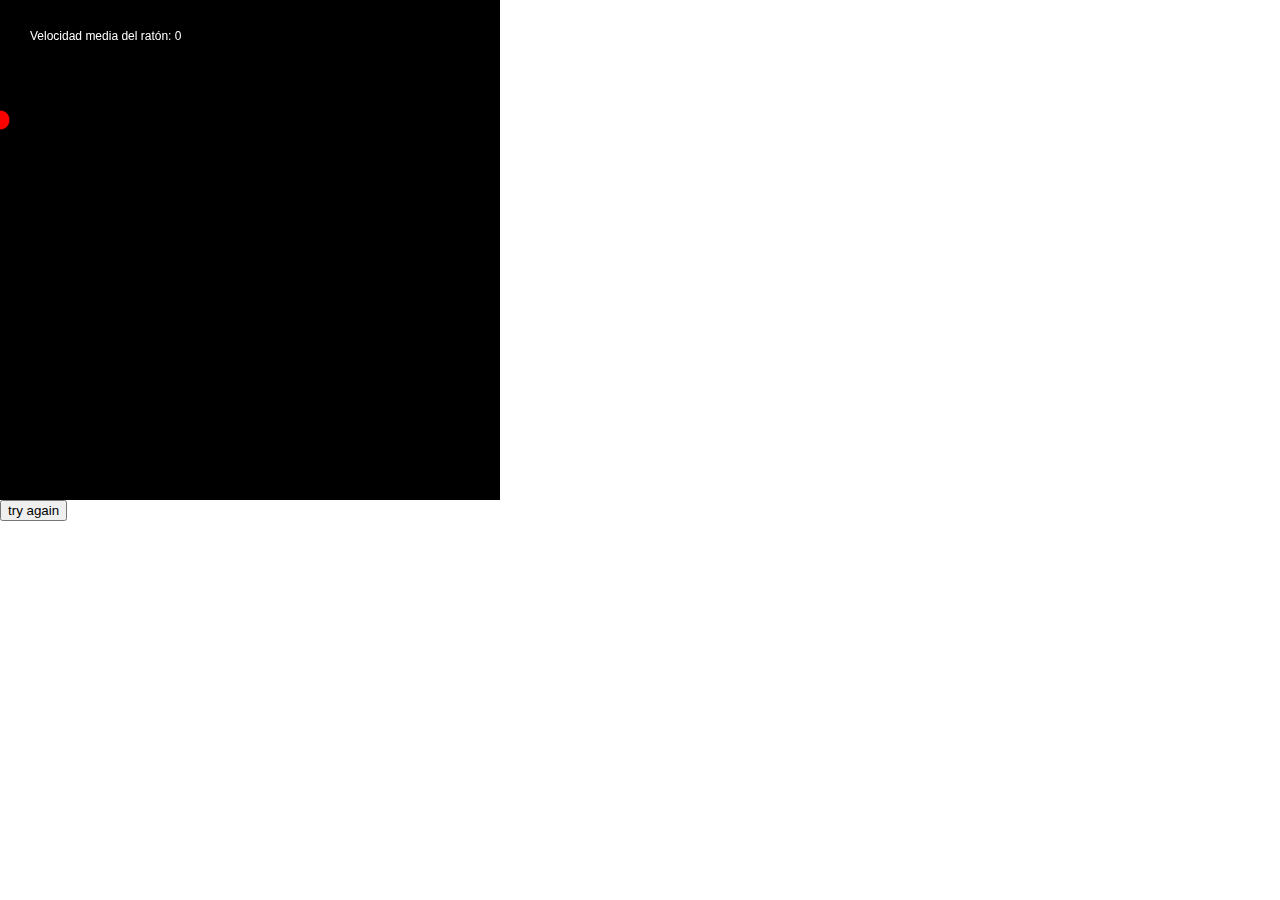
<file: mouse/index.html>
<!DOCTYPE html>
<html lang="en">
  <head>
    <meta charset="utf-8" />
    <meta name="viewport" content="width=device-width, initial-scale=1.0" />

    <title>Sketch</title>

    <link rel="stylesheet" type="text/css" href="style.css" />

    <script src="libraries/p5.min.js"></script>
    <script src="libraries/p5.sound.min.js"></script>
  </head>

  <body>
    <script src="sketch.js"></script>
  </body>
</html>
</file>
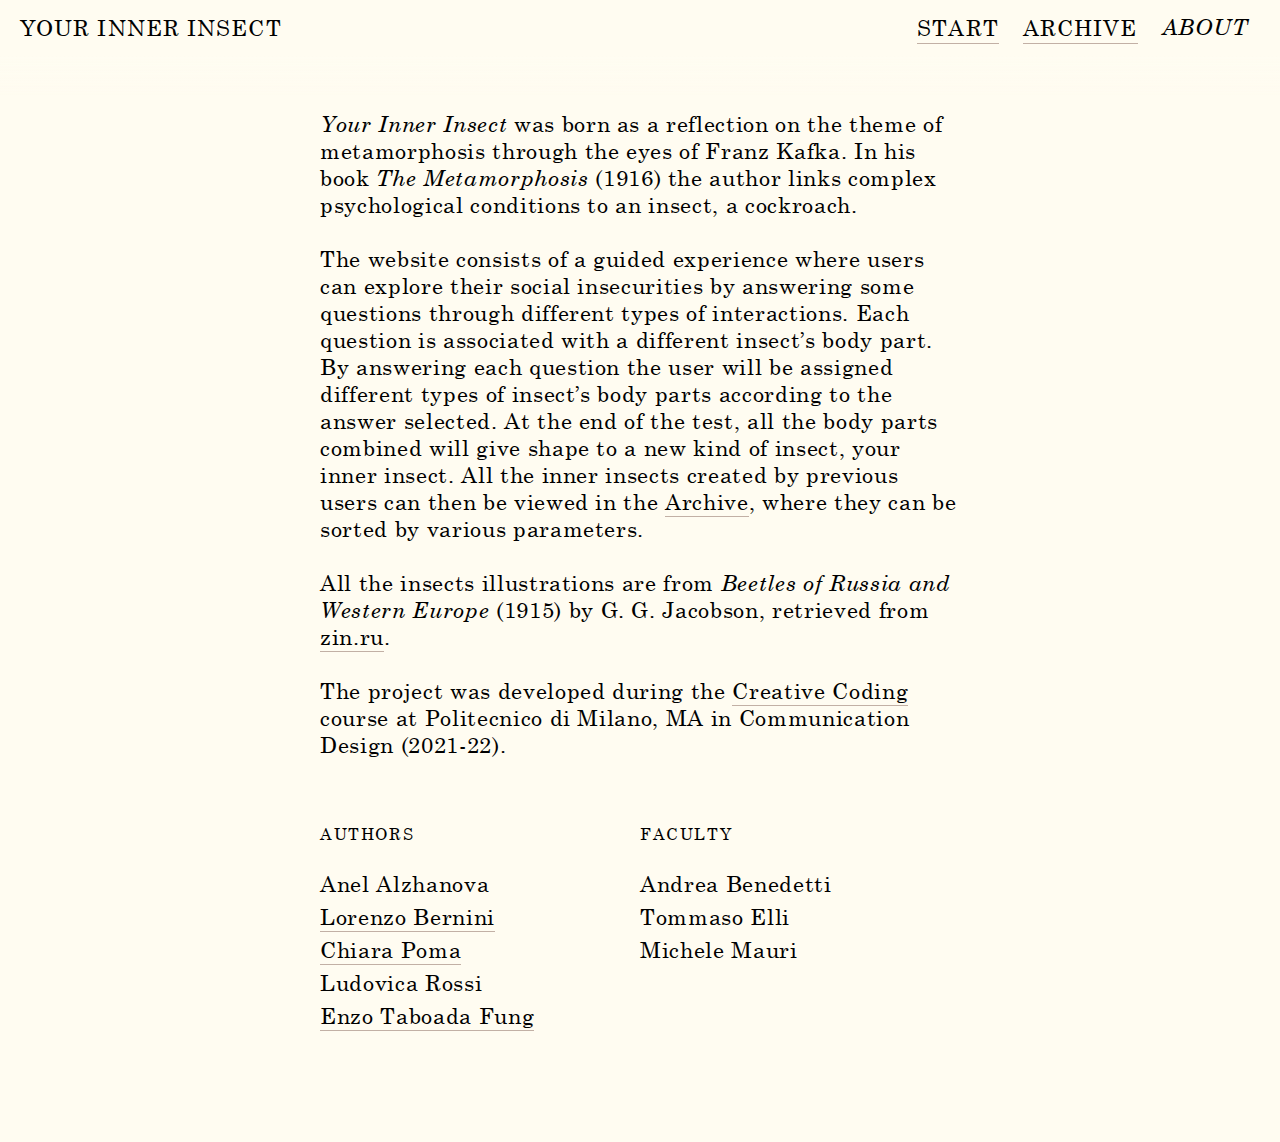
<file: about.html>
<!DOCTYPE html>
<html lang="en">
  <head>
    <meta charset="UTF-8" />
    <meta http-equiv="X-UA-Compatible" content="IE=edge" />
    <meta name="viewport" content="width=device-width, initial-scale=1.0" />
    <link rel="stylesheet" type="text/css" href="style.css" />

    <title>Your Inner Insect</title>
    <link rel="icon" type="image/x-icon" href="assets/favicon2.png" />
  </head>
  <body>
    <div id="navbar-container">
      <div class="navbar" id="navbar-archive">
        <a id="home-btn" href="index.html">YOUR INNER INSECT</a>
        <div class="navbar-right">
          <a class="navbar-btn" id="begin-btn" href="test.html">START</a>
          <a class="navbar-btn" id="archive-btn" href="archive.html">ARCHIVE</a>
          <a class="navbar-btn active-btn" id="about-btn" href="#">ABOUT</a>
        </div>
      </div>
      <div id="navbar-gradient"></div>
    </div>

    <div id="about-container">
      <div id="about-content">
        <p>
          <i>Your Inner Insect</i> was born as a reflection on the theme of metamorphosis through
          the eyes of Franz Kafka. In his book <i>The Metamorphosis</i> (1916) the author links
          complex psychological conditions to an insect, a cockroach. <br /><br />The website
          consists of a guided experience where users can explore their social insecurities by
          answering some questions through different types of interactions. Each question is
          associated with a different insect’s body part. By answering each question the user will
          be assigned different types of insect’s body parts according to the answer selected. At
          the end of the test, all the body parts combined will give shape to a new kind of insect,
          your inner insect. All the inner insects created by previous users can then be viewed in
          the <a href="archive.html" class="link">Archive</a>, where they can be sorted by various parameters. <br /><br />
          All the insects illustrations are from <i>Beetles of Russia and Western Europe</i> (1915)
          by G. G. Jacobson, retrieved from
          <a
            href="https://www.zin.ru/ANIMALIA/Coleoptera/rus/jactab0.htm"
            target="_blank"
            class="link"
            >zin.ru</a
          >.<br /><br />
          The project was developed during the
          <a href="https://drawwithcode.github.io/" target="_blank" class="link">Creative Coding</a>
          course at Politecnico di Milano, MA in Communication Design (2021-22).
        </p>
        <div id="about-infos">
          <div class="authors">
            <p class="authors-title">AUTHORS</p>
            <div>
              <a href="">Anel Alzhanova</a><br />
              <a class="link" href="https://lorenzo-bernini.com/" target="_blank">Lorenzo Bernini</a
              ><br />
              <a class="link" href="https://www.instagram.com/chiarapoma_projects/?hl=it" target="_blank">Chiara Poma</a><br />
              <a href="">Ludovica Rossi</a><br />
              <a class="link" href="https://www.instagram.com/enzotabo/">Enzo Taboada Fung</a>
            </div>
          </div>
          <div class="authors">
            <p class="authors-title">FACULTY</p>
            <p id="credits">
              <p>Andrea Benedetti</p>
              <p>Tommaso Elli</p>
              <p>Michele Mauri</p>

            </p>
          </div>
        </div>
      </div>
    </div>
  </body>
</html>
</file>
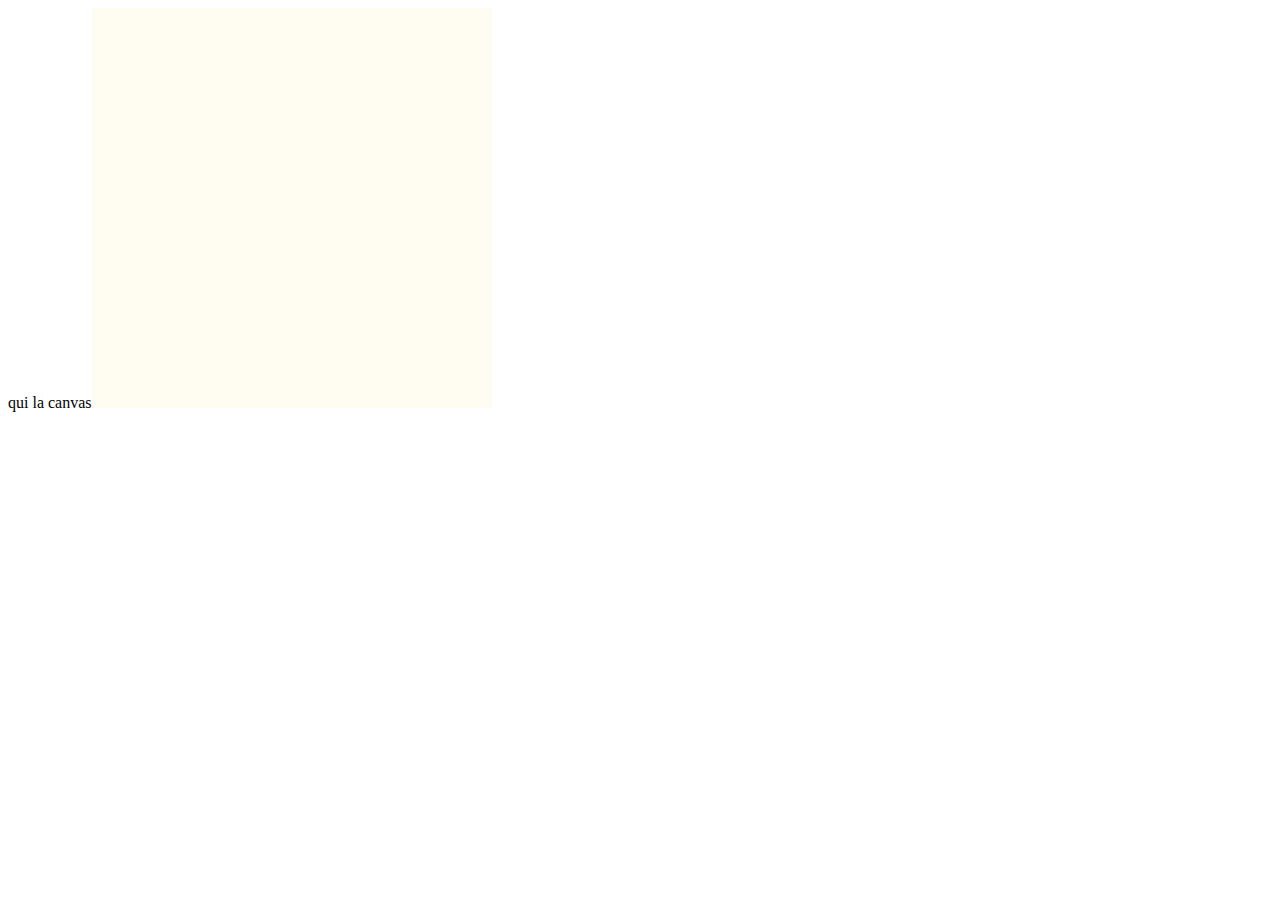
<file: audio-test.html>
<!DOCTYPE html>
<html lang="en">
  <head>
    <meta charset="UTF-8" />
    <meta http-equiv="X-UA-Compatible" content="IE=edge" />
    <meta name="viewport" content="width=device-width, initial-scale=1.0" />
    <title>AUDIO TEST</title>
    <script src="libraries/p5.min.js"></script>
    <script src="libraries/p5.sound.min.js"></script>
  </head>
  <body>
    <div id="question-5-canvas">qui la canvas</div>
    <script src="audio-test.js"></script>
  </body>
</html>
</file>
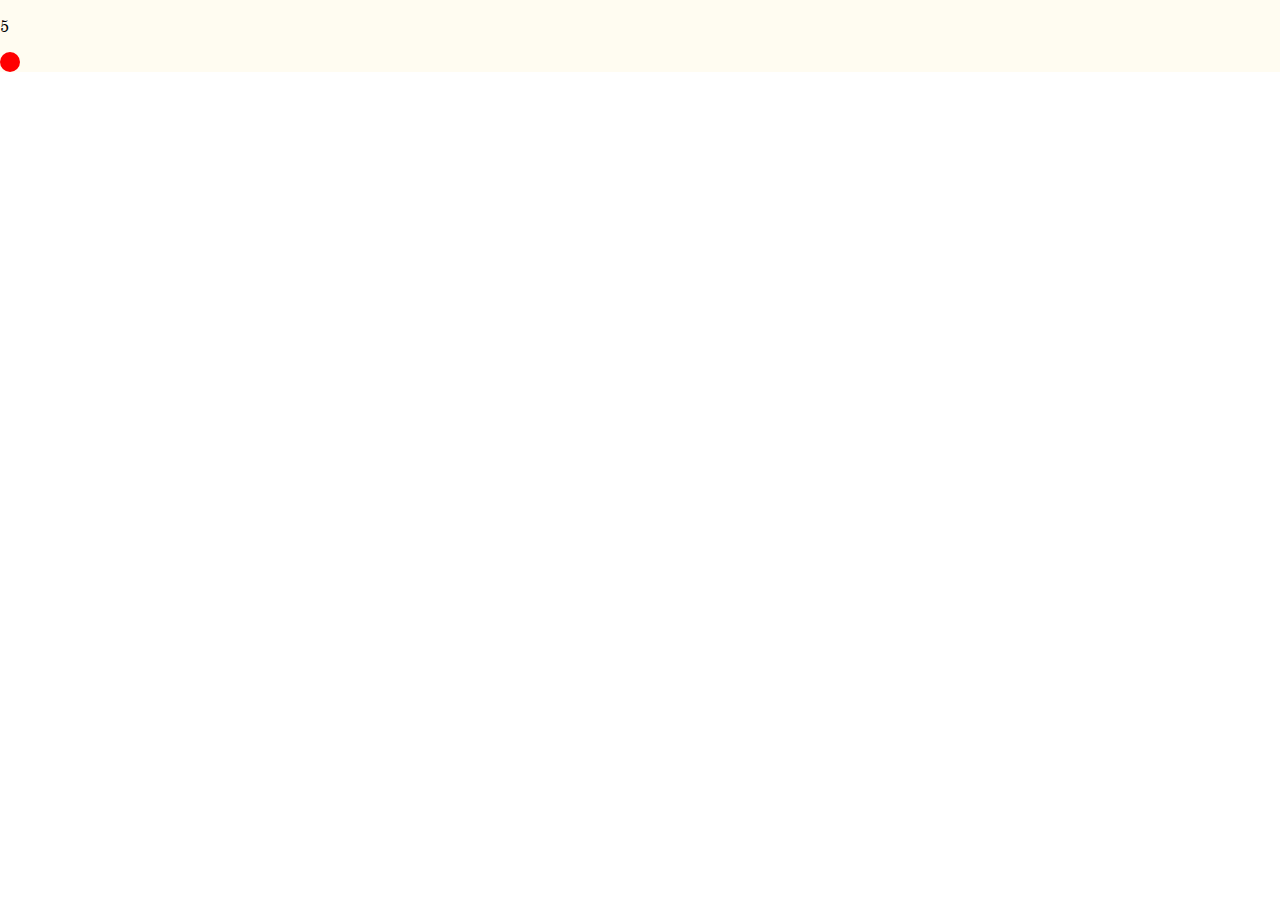
<file: index-ludo.html>
<!DOCTYPE html>
<html lang="en">
  <head>
    <meta charset="utf-8" />
    <meta name="viewport" content="width=device-width, initial-scale=1.0" />

    <title>Sketch</title>

    <link rel="stylesheet" type="text/css" href="style-ludo.css" />

    <script src="libraries/p5.min.js"></script>
    <script src="libraries/p5.sound.min.js"></script>
  </head>

  <body>
    <script src="sketch-ludo.js"></script>
    <p id="timer">00:03:00</p>
    <div id="pallino"></div>
  </body>
</html>
</file>
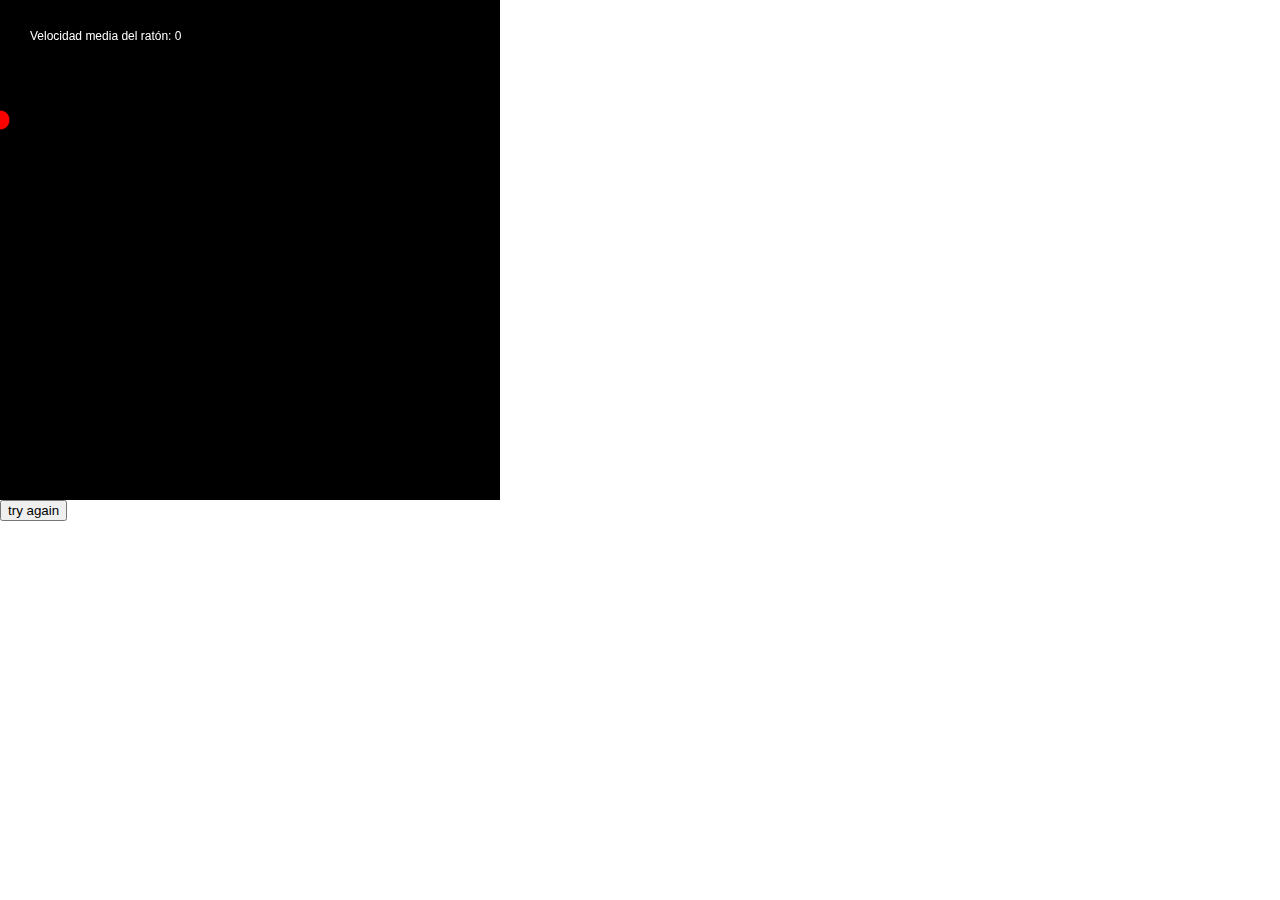
<file: mouse copy/index-mouse.html>
<!DOCTYPE html>
<html lang="en">
  <head>
    <meta charset="utf-8" />
    <meta name="viewport" content="width=device-width, initial-scale=1.0" />

    <title>Sketch</title>

    <link rel="stylesheet" type="text/css" href="style.css" />

    <script src="libraries/p5.min.js"></script>
    <script src="libraries/p5.sound.min.js"></script>
  </head>

  <body>
    <script src="sketch-mouse.js"></script>
  </body>
</html>
</file>
<file: mouse/style.css>
html,
body {
  margin: 0;
  padding: 0;
}

canvas {
  display: block;
}
</file>
<file: style.css>
@font-face {
  font-family: century-regular;
  src: url(assets/fonts/century-schoolbook/cen-schlbk-r.TTF);
}
@font-face {
  font-family: century-italic;
  src: url(assets/fonts/century-schoolbook/cen-schlbk-i.TTF);
}

html,
body {
  margin: 0;
  padding: 0;
  background-color: #fffcf1;
  font-family: century-regular;
}

/* canvas {
  display: block;
  position: absolute;
  top: 0;
  z-index: -1;
} */

p {
  margin: 0;
}

a {
  text-decoration: none;
  color: black;
}
i {
  font-family: century-italic;
  font-style: normal;
}

input {
  margin: 10px;
}

#home-mobile{
  display: none;
}

.insect-box {
  /* border: 1px solid black; */
  width: 180px;
  margin: 10px 0 10px 0;
  display: flex;
  justify-content: center;
  text-align: center;
  flex-direction: column;
  padding: 10px;
}

#archive-container {
  display: flex;
  flex-wrap: wrap;
  justify-content: center;
  padding-top: 80px;
  padding-bottom: 40px;
}

.name {
  font-family: century-italic;
  font-size: 22px;
  /* background-color: #fffcf1; */
  z-index: 1;
  background-image: linear-gradient(#fffcf100, #fffcf1, #fffcf1);
}
.date {
  font-family: century-regular;
  margin-top: 12px;
}
.partsBox {
  position: relative;
  display: flex;
  height: 250px;
  margin-bottom: -22%;
}
.part-img {
  width: 100%;
  position: absolute;
  margin-top: -30%;
}

#navbar-container {
  position: fixed;
  width: 100%;
  z-index: 2;
}
.navbar {
  display: flex;
  flex-direction: row;
  justify-content: space-between;
  padding: 14px 20px 12px 20px;
  font-size: 22px;
  letter-spacing: 0.05em;
  align-items: flex-start;
  background-color: #fffcf1;
}
#navbar-gradient {
  background-image: linear-gradient(#fffcf1, #fffcf100);
  width: 100%;
  height: 40px;
}
.navbar-right {
  display: flex;
  flex-direction: row;
}
.navbar-btn {
  margin: 0 12px 0 12px;
  border-bottom: 1px solid #c2b0a5;
  padding-bottom: 2px;
}

.active-btn {
  font-family: century-italic;
  border: none;
}

select {
  font-family: century-regular;
  font-size: 22px;
  cursor: pointer;
  border: none;
  border-bottom: 1px solid #c2b0a5;
  padding-bottom: 2px;
  color: black;
  background-color: #fffcf1;
}
select:focus {
  outline-width: 0;
}

#about-container {
  font-size: 22px;
  letter-spacing: 0.03em;
  width: 100%;
  padding: 110px 0 110px 0;
  display: flex;
  flex-direction: column;
  align-items: center;
}
#about-content {
  width: 640px;
}
#underline {
  text-decoration: underline;
  text-decoration-color: #c2b0a5;
}
.authors {
  margin-top: 60px;
  line-height: 1.5em;
  flex-basis: 50%;
}
.authors-title {
  font-size: 16px;
  letter-spacing: 0.1em;
  margin-bottom: 16px;
}
#about-infos {
  display: flex;
  flex-direction: row;
}

#home-container {
  display: flex;
  flex-direction: column;
  align-items: center;
  font-size: 22px;
  height: 100vh;
  justify-content: center;
}
#home-gif {
  width: 600px;
  margin: -60px 0 -60px 0;
}
/* #home-gif-2 {
  width: 600px;
  margin: -60px 0 -60px 0;
} */

#home-title {
  font-size: 40px;
  letter-spacing: 0.05em;
  padding-top: 40px;
}
#home-btns {
  display: flex;
  flex-direction: column;
  align-items: center;
  padding-bottom: 40px;
  letter-spacing: 0.05em;
}
.home-btn {
  padding: 20px 0 0 0;
}
#credits {
  line-height: normal;
}
.link {
  border-bottom: 1px solid #c2b0a5;
  padding-bottom: 1px;
}

/* -----------------INTRO----------------- */

#intro-container {
  display: flex;
  flex-direction: column;
  align-items: center;
  text-align: center;
  height: 100vh;
  justify-content: space-around;
  font-size: 22px;
}
input {
  font-family: century-regular;
  font-size: 22px;
  border: none;
  border-bottom: 1px solid #c2b0a5;
  transition: 0.2s;
  background-color: #fffcf1;
  text-align: center;
}
input:focus {
  outline-width: 0;
  border-bottom: 1px solid #ac7857;
}
#input-name {
  margin-top: 50px;
}
.intro-text {
  display: flex;
  flex-direction: column;
  position: absolute;
  transition: 1s;
  align-items: center;
}
.intro-btn {
  margin-top: 50px;
  border-bottom: 1px solid #c2b0a5;
  padding-bottom: 1px;
  width: fit-content;
  cursor: pointer;
}
.hidden {
  display: none;
  position: absolute;
}
#askName {
  z-index: 2;
}

/* -----------------QUESTIONS----------------- */

#question-container {
  display: flex;
  flex-direction: row;
  width: 100%;
  justify-content: space-between;
  align-items: center;
  height: 100vh;
}
.question-sx {
  display: flex;
  flex-direction: column;
  align-items: center;
  width: 40%;
  padding: 0 5% 0 5%;
  transition: 1s;
}
.question-dx {
  display: flex;
  width: 40%;
  padding: 0 5% 0 5%;
  height: 80vh;
  align-items: center;
  justify-content: center;
  margin-top: 80px;
}
.drawing {
  width: 20%;
  position: absolute;
}

.line {
  display: flex;
  width: 1px;
  height: 90vh;
  background-color: #c2b0a5;
  z-index: 10;
}
.answer-btn {
  font-family: century-regular;
  width: 315px;
  font-size: 18px;
  border-radius: 0;
  border: 1px solid #c2b0a5;
  background-color: #fffcf1;
  margin: 6px;
  padding: 14px 16px 14px 16px;
  cursor: pointer;
  transition: 0.3s;
}
.answer-btn:hover {
  background-color: #c2b0a5;
}
.answer-btn:focus {
  background-color: #c2b0a5;
}
.question-input {
  display: flex;
  flex-direction: column;
}
.question-text {
  font-size: 21px;
  margin-bottom: 60px;
  text-align: center;
  letter-spacing: 0.01em;
}
.next-btn {
  font-size: 22px;
  border-bottom: 1px solid #c2b0a5;
  padding-bottom: 1px;
  width: fit-content;
  cursor: pointer;
  margin-top: 60px;
  transition: 1s;
}
.slider-container {
  width: 70%;
  margin-top: 10%;
}
.slider {
  width: 100%;
  -webkit-appearance: none; /* Override default CSS styles */
  height: 1px;
}
.slider::-webkit-slider-thumb {
  -webkit-appearance: none;
  appearance: none;
  width: 21px;
  height: 21px;
  /* border-radius: 10px; */
  /* border: 1px solid #ac7857; */
  /* background: #fffcf1;  */
  background: url("assets/drag2.png");
  background-repeat: no-repeat;
  cursor: pointer;
}
.slider-text {
  display: flex;
  flex-direction: row;
  font-size: 20px;
  width: 100%;
  align-items: center;
  justify-content: space-between;
}
.slider-label {
  width: 100px;
  flex-basis: 33%;
  text-align: center;
  margin-top: 10px;
}
.help {
  font-size: 18px;
  font-family: century-italic;
  color: #ac7857;
  margin-bottom: 30px;
  letter-spacing: 0.03em;
  text-align: center;
  margin-top: -30px;
}

#chest-img {
  z-index: 5;
}
#leg-img {
  z-index: 1;
}
#butt-img {
  z-index: 4;
}
#head-img {
  z-index: 3;
}
#ant-img {
  z-index: 2;
}
#result-text {
  top: 15%;
}
#result-btns {
  bottom: 14%;
  z-index: 9;
  background-image: linear-gradient(#fffcf100, #fffcf1, #fffcf1, #fffcf1);
}
.final-btn {
  margin: 0 20px 0 20px;
}
#webcam-btn {
  font-family: century-regular;
  background-color: #fffcf1;
  border: none;
  border-bottom: 1px solid #c2b0a5;
  margin-top: 40px;
}
#mouse-btn {
  font-family: century-regular;
  background-color: #fffcf1;
  border: none;
  border-bottom: 1px solid #c2b0a5;
  margin-top: 24px;
}
#stop-audio {
  margin-top: 24px;
}
#send-data {
  margin-top: 30px;
  border: 1px solid #c2b0a5;
  padding: 15px;
}
#send-data:hover {
  background-color: #c2b0a5;
  transition: 0.5s;
}
#showQ4 {
  margin-top: 30px;
}
#showQ5 {
  margin-top: 30px;
}
#test-body {
  height: 100vh;
  overflow-y: hidden;
}

.hide {
  opacity: 0;
  transition: 1s;
  cursor: default;
}

/*----------------------- MOBILE -----------------------*/

@media (max-width: 768px) {
  #home-container {
    display: none;
  }
  
  #home-mobile {
    display: flex;
    font-size: 20px;
    text-align: center;
    justify-content: center;
    height: 100vh;
    align-items: center;
    line-height: 32px;
  }
}
</file>
<file: style-ludo.css>
@font-face {
  font-family: century-regular;
  src: url(assets/fonts/century-schoolbook/cen-schlbk-r.TTF);
}
@font-face {
  font-family: century-italic;
  src: url(assets/fonts/century-schoolbook/cen-schlbk-i.TTF);
}

html,
body {
  margin: 0;
  padding: 0;
  background-color: #fffcf1;
  font-family: century-regular;
}

canvas {
  display: block;
}

#pallino {
  width: 20px;
  height: 20px;
  background-color: red;
  border-radius: 10px;
}
</file>
<file: mouse copy/style.css>
html,
body {
  margin: 0;
  padding: 0;
}

canvas {
  display: block;
}
</file>
